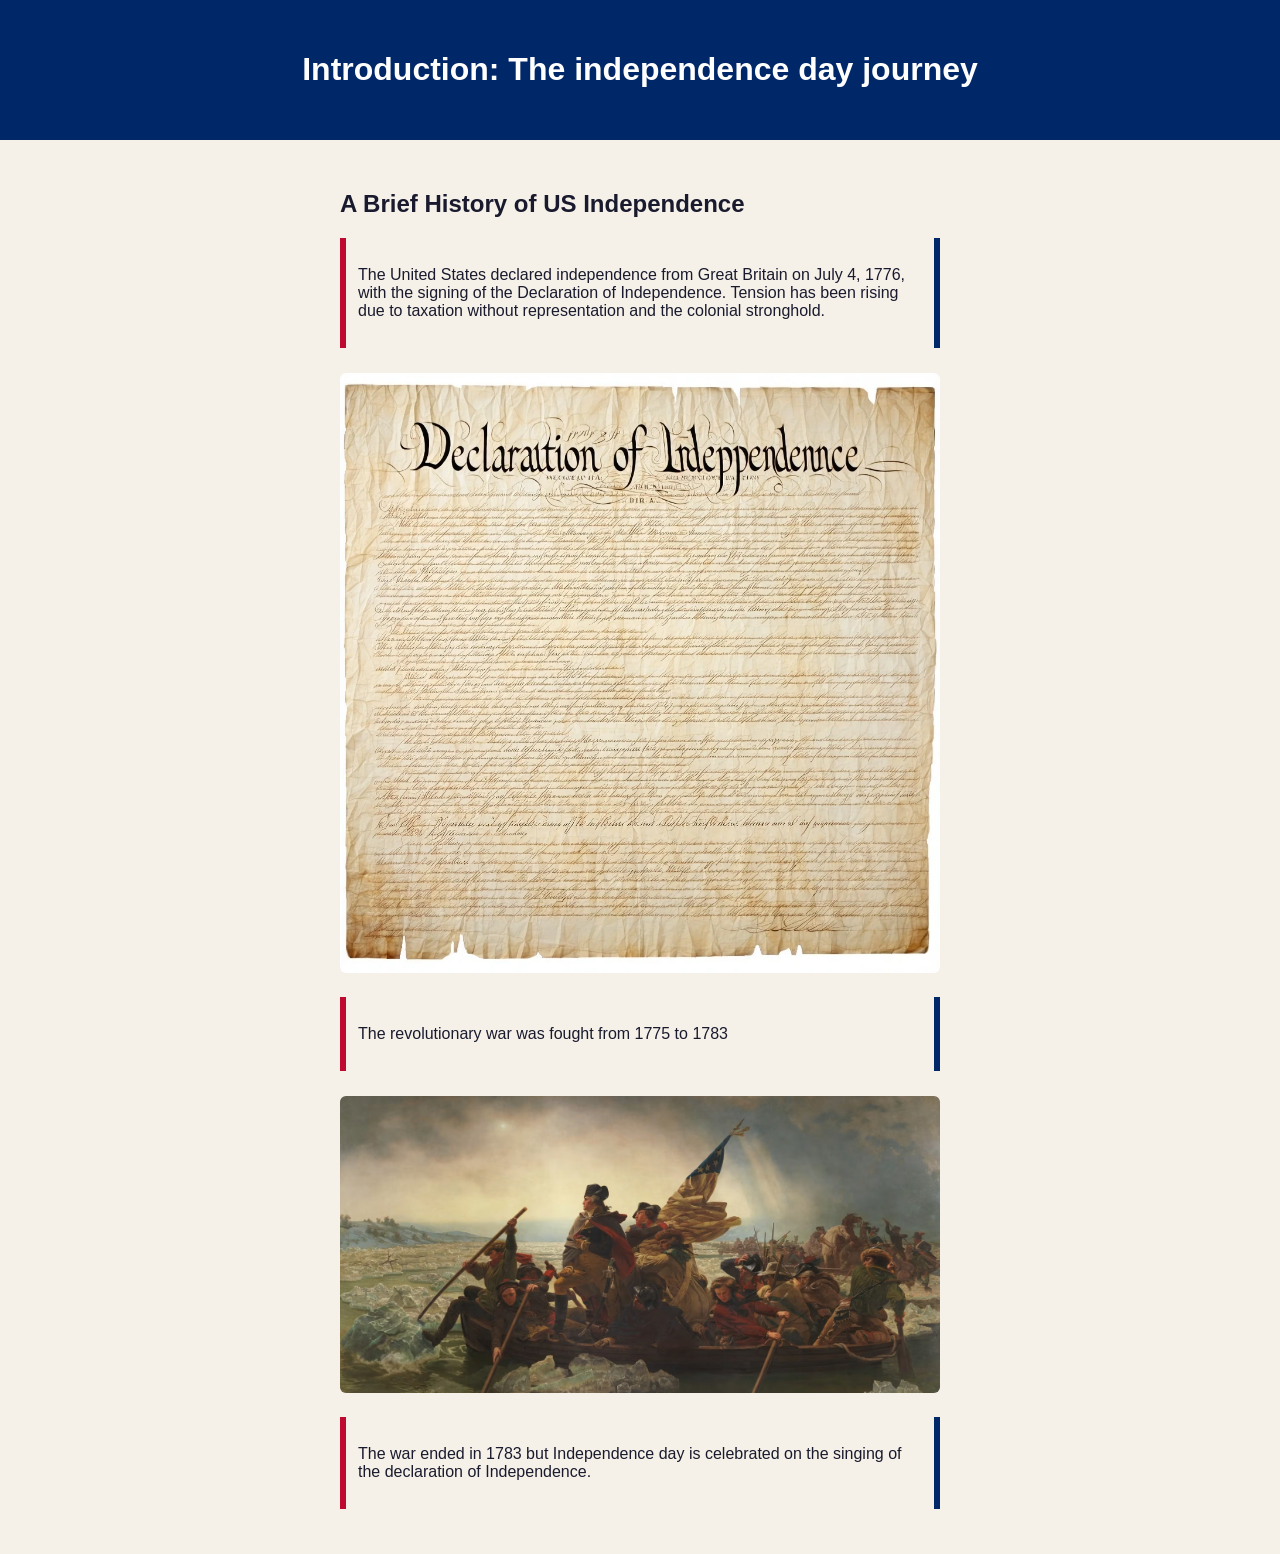
<file: intro.html>
<!DOCTYPE html>
<html lang="en">
<head>
    <meta charset="UTF-8">
    <meta name="viewport" content="width=device-width, initial-scale=1.0">
    <title>Introduction: The independence day journey</title>
    <link rel="stylesheet" href="intro_styles.css">
</head>

<body>
    <header>
        <h1>Introduction: The independence day journey</h1>
    </header>
</body>

<main>

    <section>
        <h2>A Brief History of US Independence</h2>

        <div class="item">
            <p>
                The United States declared independence from Great Britain on July 4, 1776, with the signing of the Declaration of Independence.
                Tension has been rising due to taxation without representation and the colonial stronghold.

            </p>
        </div>
        <img class="timeline-img" src="images/declaration_of_independence.webp" alt="Declaration of independence">
        <div class="item">
            <p>
                The revolutionary war was fought from 1775 to 1783
            </p>
        </div>

        <img class="timeline-img" src="images/washington_crosses_delaware.jpeg" alt="washington crosses the delaware">

        <div class="item">
            <p>
                The war ended in 1783 but Independence day is celebrated on the singing of the declaration of Independence.
            </p>
        </div>
    </section>
</main>

</html>
</file>
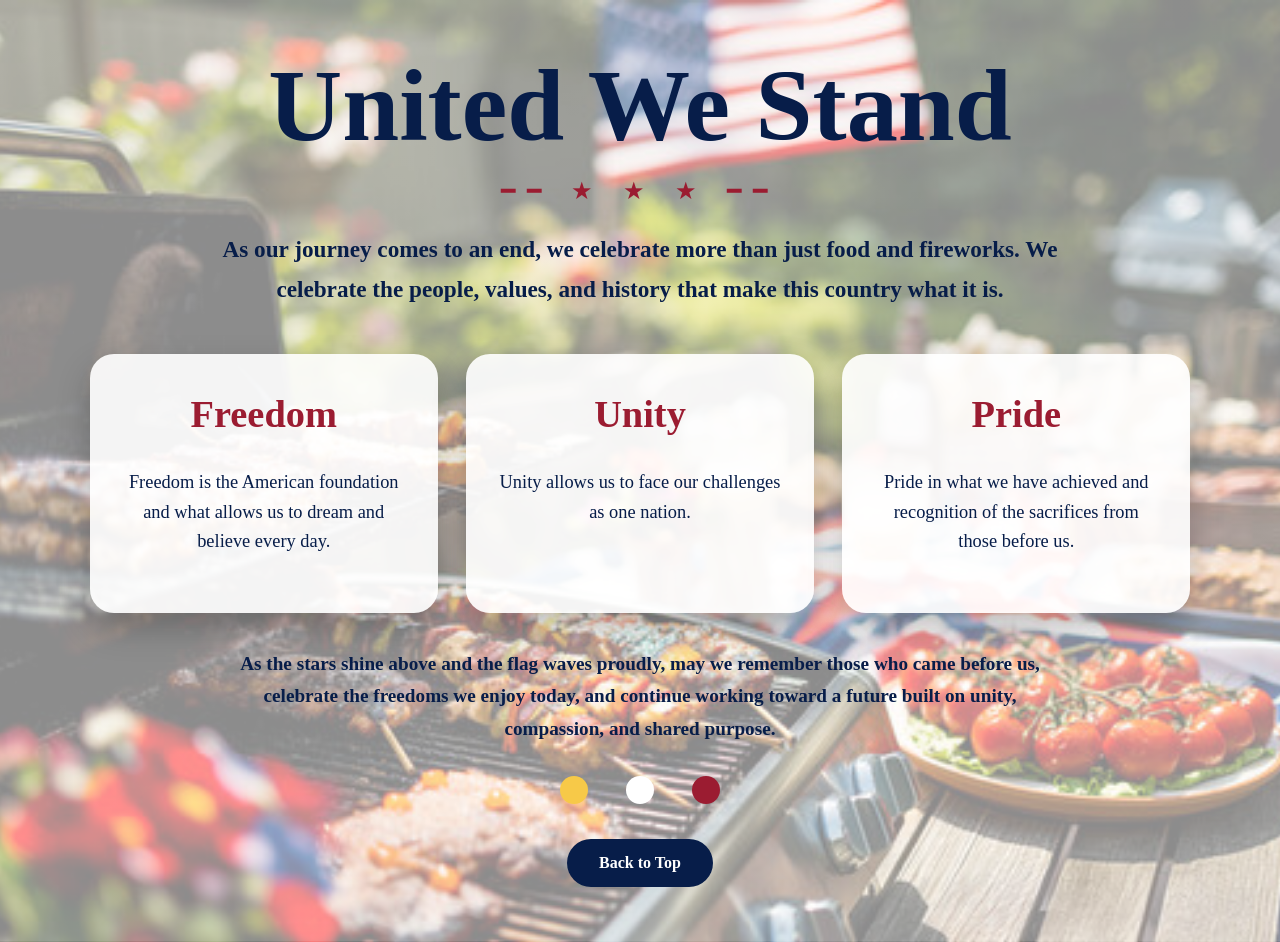
<file: united_we_stand.html>
<!DOCTYPE html>
<html lang="en">
<head>
    <meta charset="UTF-8">
    <meta name="viewport" content="width=device-width, initial-scale=1.0">
    <title>United We Stand</title>
    <link rel="stylesheet" href="united_we_stand.css">
</head>
<body>
    <section id="united" class="united-section">

    <div class="united-content">
        <h1>United We Stand</h1>

        <div class="stars">━━ ★ ★ ★ ━━</div>

        <p class="intro">
        As our journey comes to an end, we celebrate more than just food and
        fireworks. We celebrate the people, values, and history that make this
        country what it is.
        </p>

        <div class="cards">
        <article>
            <h2>Freedom</h2>
            <p>Freedom is the American foundation and what allows us to dream and believe every day.</p>
        </article>

        <article>
            <h2>Unity</h2>
            <p>Unity allows us to face our challenges as one nation.</p>
        </article>

        <article>
            <h2>Pride</h2>
            <p>Pride in what we have achieved and recognition of the sacrifices from those before us.</p>
        </article>
    </div>

    <p class="closing">
    As the stars shine above and the flag waves proudly, may we remember
    those who came before us, celebrate the freedoms we enjoy today, and
    continue working toward a future built on unity, compassion, and shared purpose.
    </p>

    <div class="fireworks">
    <span></span>
    <span></span>
    <span></span>
    </div>

    <a href="#top" class="button">Back to Top</a>
    </div>
</section>
</body>
</html>
</file>
<file: intro_styles.css>
body {
    margin: 0;
    font-family: Arial;
    background: #F5F0E8;
    color: #1A1A2E;
}
header {
    background: #002868;
    color: white;
    text-align: center;
    padding: 30px;
}


section {
    max-width: 600px;
    margin: 20px auto;
    padding: 10px;
}


.item {
    margin-bottom:  15px;


    padding: 12px;
    border-left: 6px solid #BF0A30;
    border-right: 6px solid #002868;
    transition: 0.5s ease;
    background: transparent;
   
}


/* highlight on hover  */
.item:hover {
    background: #FFD700;
    transform: translate(5px);
}


.timeline-img {
    width: 100%;
    margin: 10px 0 20px;
    border-radius: 6px;
    transition: 0.5s ease;
}
.timeline-img:hover {
    transform: translate(-8px);
    box-shadow: 0 10px 20px rgba(0,0,0,0.2);}
</file>
<file: united_we_stand.css>
* {
    box-sizing: border-box;
}

body {
    margin: 0;
    font-family: Georgia, "Times New Roman", serif;
}

.united-section {
    min-height: 100vh;
    background:linear-gradient(rgba(255,255,255,.55), rgba(255,255,255,.55)),url("images/uws_background.jpg");
    background-size: cover;
    background-position: center;
    background-repeat: no-repeat;
    padding: 55px 7%;
    color: #071d49;
}

.united-content {
    max-width: 1180px;
    margin: 0 auto;
    text-align: center;
}

.united-content h1 {
    margin: 0;
    font-size: clamp(3.5rem, 8vw, 6.5rem);
    color: #071d49;
    text-align: center;
    line-height: 1;
}

.stars {
    margin: 20px 0 25px;
    font-size: 1.5rem;
    color: #9b1c31;
    letter-spacing: 12px;
}

.intro {
    max-width: 850px;
    margin: 0 auto 45px;
    font-size: 1.45rem;
    line-height: 1.7;
    font-weight: bold;
    text-align: center;
}

.cards {
    display: grid;
    grid-template-columns: repeat(3, 1fr);
    gap: 28px;
    margin: 0 auto 35px;
}

.cards article {
    background: rgba(255,255,255,.9);
    border-radius: 24px;
    padding: 38px 32px;
    min-height: 245px;
    box-shadow: 0 15px 32px rgba(0,0,0,.25);
    text-align: center;
    transition: .3s;
}

.cards article:hover {
    transform: translateY(-10px);
}

.cards h2 {
    color: #9b1c31;
    font-size: 2.4rem;
    margin-top: 0;
}

.cards p {
    font-size: 1.15rem;
    line-height: 1.6;
}

.closing {
    max-width: 850px;
    margin: 30px auto;
    font-size: 1.2rem;
    line-height: 1.7;
    font-weight: bold;
}

.fireworks {
    display: flex;
    justify-content: center;
    gap: 38px;
    margin: 25px 0;
}

.fireworks span {
    width: 28px;
    height: 28px;
    border-radius: 50%;
    background: #f7c948;
    animation: burst 1.8s infinite;
}

.fireworks span:nth-child(2) {
    background: white;
    animation-delay: .35s;
}

.fireworks span:nth-child(3) {
    background: #9b1c31;
    animation-delay: .7s;
}

.button {
    display: inline-block;
    margin-top: 10px;
    padding: 15px 32px;
    border-radius: 40px;
    background: #071d49;
    color: white;
    text-decoration: none;
    font-weight: bold;
}

.button:hover {
    background: #9b1c31;
}

@keyframes burst {
    0% {
        transform: scale(.4);
        opacity: 1;
    }

    50% {
        transform: scale(2);
        opacity: .45;
    }

    100% {
        transform: scale(.4);
        opacity: 1;
    }
}

@media (max-width: 850px) {
    .cards {
        grid-template-columns: 1fr;
    }
}
</file>
